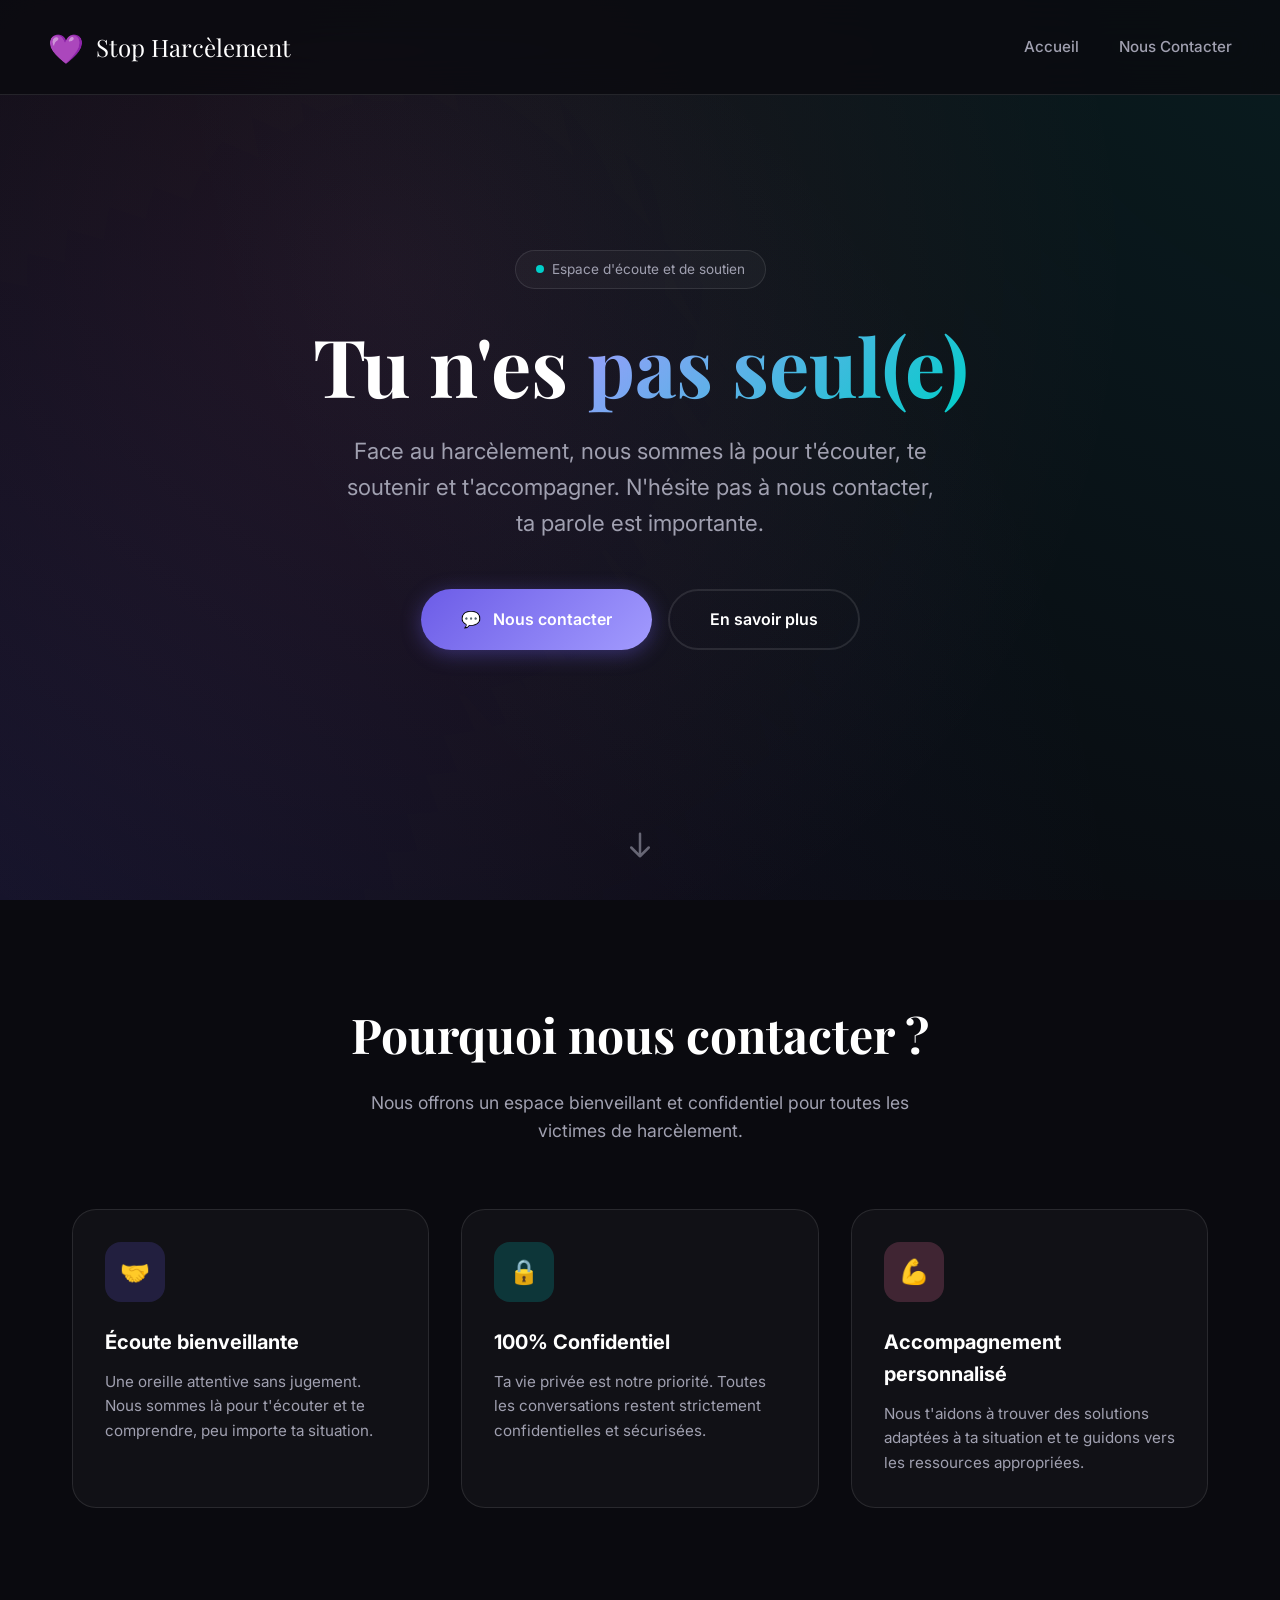
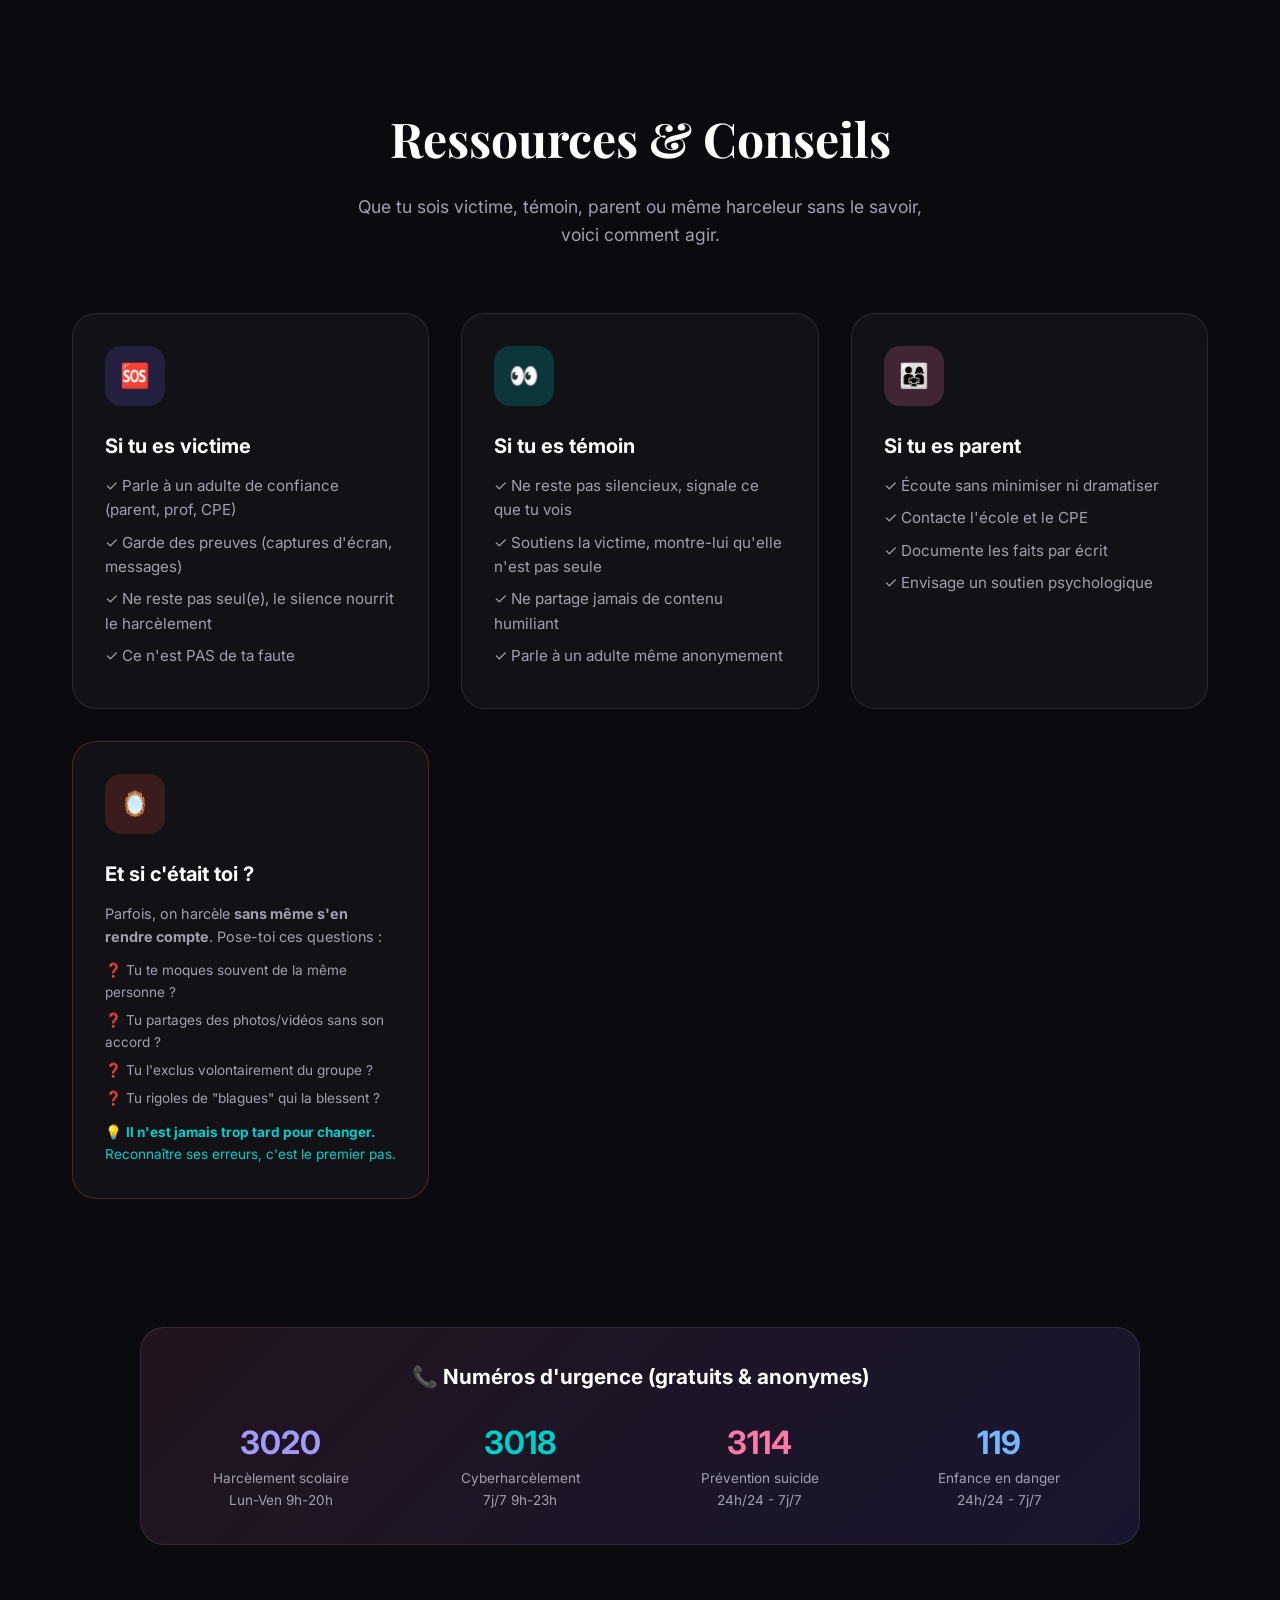
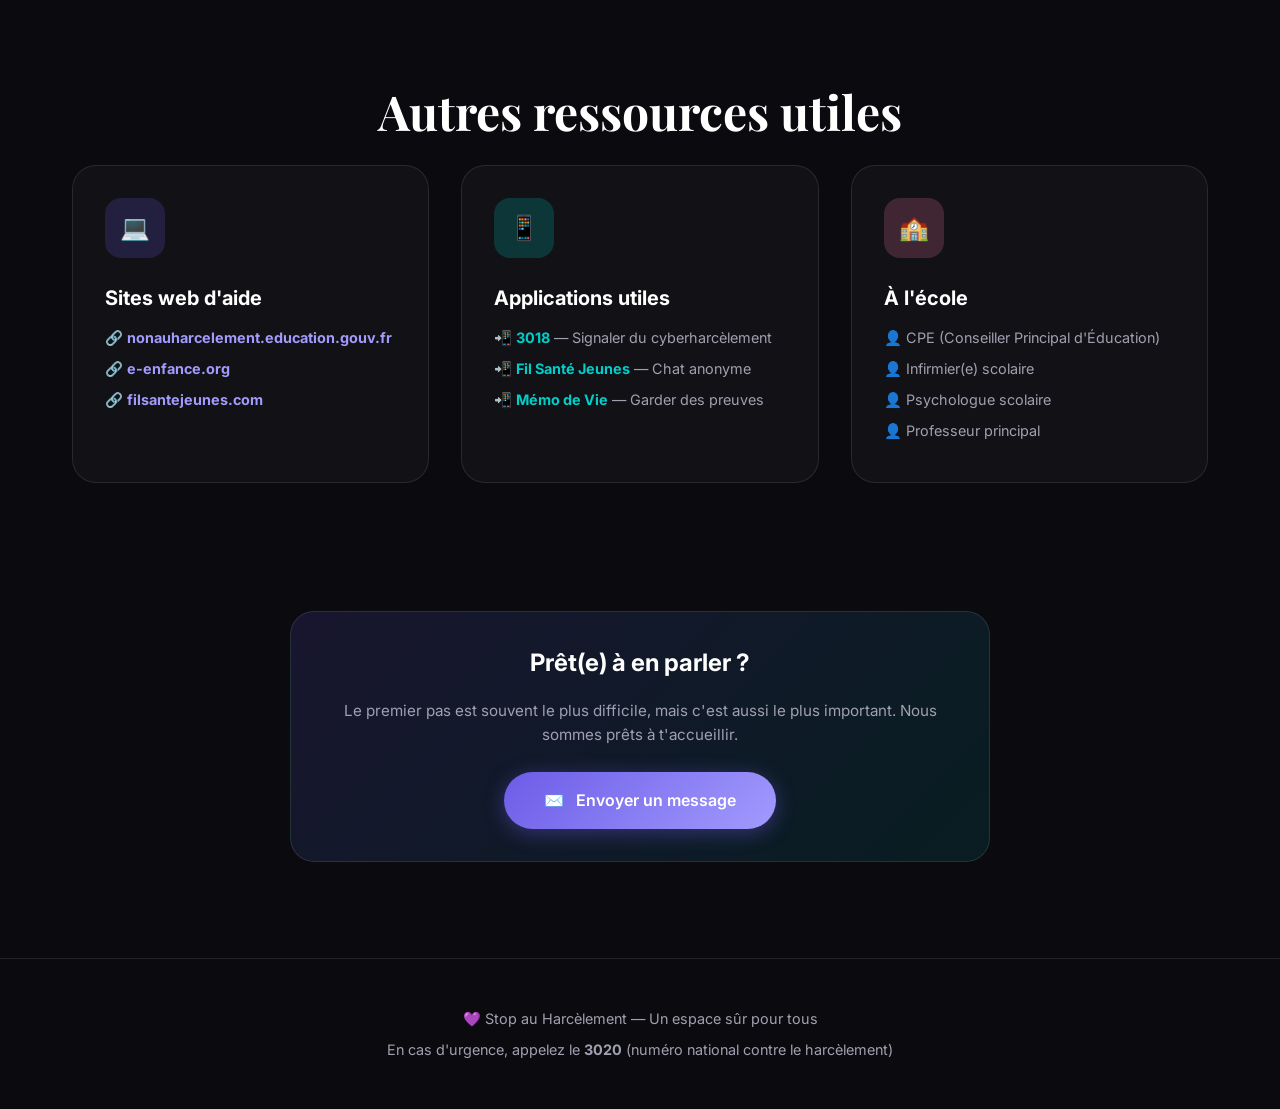
<file: index.html>
<!DOCTYPE html>
<html lang="fr">

<head>
    <meta charset="UTF-8">
    <meta name="viewport" content="width=device-width, initial-scale=1.0">
    <meta name="description"
        content="Un espace sûr pour parler du harcèlement. Tu n'es pas seul(e), nous sommes là pour t'écouter et t'aider.">
    <meta name="keywords" content="harcèlement, aide, soutien, écoute, contact, témoin">
    <title>Stop au Harcèlement | Tu n'es pas seul(e)</title>
    <link rel="stylesheet" href="styles.css">
</head>

<body>
    <!-- Loading Animation -->
    <div class="loading-overlay" id="loader">
        <div class="loader-container">
            <div class="loader-heart">💜</div>
            <div class="loader-rings">
                <div class="ring ring-1"></div>
                <div class="ring ring-2"></div>
                <div class="ring ring-3"></div>
            </div>
        </div>
    </div>

    <!-- Animated Background -->
    <div class="animated-bg"></div>

    <!-- Particles -->
    <div class="particles" id="particles"></div>

    <!-- Navigation -->
    <nav class="nav">
        <a href="index.html" class="nav-logo">
            <span class="icon">💜</span>
            <span>Stop Harcèlement</span>
        </a>
        <ul class="nav-links">
            <li><a href="index.html">Accueil</a></li>
            <li><a href="contact.html">Nous Contacter</a></li>
        </ul>
    </nav>

    <!-- Hero Section -->
    <section class="hero">
        <div class="hero-content">
            <div class="hero-badge">
                <span class="dot"></span>
                <span>Espace d'écoute et de soutien</span>
            </div>

            <h1 class="hero-title">
                Tu n'es <span class="highlight">pas seul(e)</span>
            </h1>

            <p class="hero-subtitle">
                Face au harcèlement, nous sommes là pour t'écouter, te soutenir et t'accompagner.
                N'hésite pas à nous contacter, ta parole est importante.
            </p>

            <div class="hero-buttons">
                <a href="contact.html" class="btn btn-primary">
                    <span>💬</span>
                    <span>Nous contacter</span>
                </a>
                <a href="#about" class="btn btn-secondary">
                    <span>En savoir plus</span>
                </a>
            </div>
        </div>

        <!-- Scroll Indicator -->
        <div class="scroll-indicator">
            <svg xmlns="http://www.w3.org/2000/svg" fill="none" viewBox="0 0 24 24" stroke="currentColor">
                <path stroke-linecap="round" stroke-linejoin="round" stroke-width="2" d="M19 14l-7 7m0 0l-7-7m7 7V3" />
            </svg>
        </div>
    </section>

    <!-- Features Section -->
    <section class="features" id="about">
        <h2 class="section-title">Pourquoi nous contacter ?</h2>
        <p class="section-subtitle">
            Nous offrons un espace bienveillant et confidentiel pour toutes les victimes de harcèlement.
        </p>

        <div class="features-grid">
            <div class="feature-card">
                <div class="feature-icon purple">🤝</div>
                <h3>Écoute bienveillante</h3>
                <p>Une oreille attentive sans jugement. Nous sommes là pour t'écouter et te comprendre, peu importe ta
                    situation.</p>
            </div>

            <div class="feature-card">
                <div class="feature-icon teal">🔒</div>
                <h3>100% Confidentiel</h3>
                <p>Ta vie privée est notre priorité. Toutes les conversations restent strictement confidentielles et
                    sécurisées.</p>
            </div>

            <div class="feature-card">
                <div class="feature-icon pink">💪</div>
                <h3>Accompagnement personnalisé</h3>
                <p>Nous t'aidons à trouver des solutions adaptées à ta situation et te guidons vers les ressources
                    appropriées.</p>
            </div>
        </div>
    </section>

    <!-- Resources Section -->
    <section class="features" id="ressources">
        <h2 class="section-title">Ressources & Conseils</h2>
        <p class="section-subtitle">
            Que tu sois victime, témoin, parent ou même harceleur sans le savoir, voici comment agir.
        </p>

        <div class="features-grid">
            <div class="feature-card">
                <div class="feature-icon purple">🆘</div>
                <h3>Si tu es victime</h3>
                <ul style="color: var(--color-text-muted); font-size: 0.95rem; list-style: none; padding: 0;">
                    <li style="margin-bottom: 0.5rem;">✓ Parle à un adulte de confiance (parent, prof, CPE)</li>
                    <li style="margin-bottom: 0.5rem;">✓ Garde des preuves (captures d'écran, messages)</li>
                    <li style="margin-bottom: 0.5rem;">✓ Ne reste pas seul(e), le silence nourrit le harcèlement</li>
                    <li style="margin-bottom: 0.5rem;">✓ Ce n'est PAS de ta faute</li>
                </ul>
            </div>

            <div class="feature-card">
                <div class="feature-icon teal">👀</div>
                <h3>Si tu es témoin</h3>
                <ul style="color: var(--color-text-muted); font-size: 0.95rem; list-style: none; padding: 0;">
                    <li style="margin-bottom: 0.5rem;">✓ Ne reste pas silencieux, signale ce que tu vois</li>
                    <li style="margin-bottom: 0.5rem;">✓ Soutiens la victime, montre-lui qu'elle n'est pas seule</li>
                    <li style="margin-bottom: 0.5rem;">✓ Ne partage jamais de contenu humiliant</li>
                    <li style="margin-bottom: 0.5rem;">✓ Parle à un adulte même anonymement</li>
                </ul>
            </div>

            <div class="feature-card">
                <div class="feature-icon pink">👨‍👩‍👧</div>
                <h3>Si tu es parent</h3>
                <ul style="color: var(--color-text-muted); font-size: 0.95rem; list-style: none; padding: 0;">
                    <li style="margin-bottom: 0.5rem;">✓ Écoute sans minimiser ni dramatiser</li>
                    <li style="margin-bottom: 0.5rem;">✓ Contacte l'école et le CPE</li>
                    <li style="margin-bottom: 0.5rem;">✓ Documente les faits par écrit</li>
                    <li style="margin-bottom: 0.5rem;">✓ Envisage un soutien psychologique</li>
                </ul>
            </div>

            <div class="feature-card" style="border-color: rgba(231, 76, 60, 0.3);">
                <div class="feature-icon" style="background: rgba(231, 76, 60, 0.2);">🪞</div>
                <h3>Et si c'était toi ?</h3>
                <p style="color: var(--color-text-muted); font-size: 0.9rem; margin-bottom: 0.75rem;">
                    Parfois, on harcèle <strong>sans même s'en rendre compte</strong>. Pose-toi ces questions :
                </p>
                <ul style="color: var(--color-text-muted); font-size: 0.85rem; list-style: none; padding: 0;">
                    <li style="margin-bottom: 0.4rem;">❓ Tu te moques souvent de la même personne ?</li>
                    <li style="margin-bottom: 0.4rem;">❓ Tu partages des photos/vidéos sans son accord ?</li>
                    <li style="margin-bottom: 0.4rem;">❓ Tu l'exclus volontairement du groupe ?</li>
                    <li style="margin-bottom: 0.4rem;">❓ Tu rigoles de "blagues" qui la blessent ?</li>
                </ul>
                <p style="color: var(--color-accent); font-size: 0.85rem; margin-top: 0.75rem;">
                    💡 <strong>Il n'est jamais trop tard pour changer.</strong> Reconnaître ses erreurs, c'est le
                    premier pas.
                </p>
            </div>
        </div>
    </section>

    <!-- Emergency Numbers -->
    <section class="features" style="padding-top: 2rem;">
        <div class="feature-card"
            style="max-width: 1000px; margin: 0 auto; background: linear-gradient(135deg, rgba(253, 121, 168, 0.1), rgba(108, 92, 231, 0.15));">
            <h3 style="font-size: 1.3rem; margin-bottom: 1.5rem; text-align: center;">📞 Numéros d'urgence (gratuits &
                anonymes)</h3>
            <div
                style="display: grid; grid-template-columns: repeat(auto-fit, minmax(150px, 1fr)); gap: 1.5rem; text-align: center;">
                <div>
                    <p style="font-size: 2rem; font-weight: 700; color: var(--color-primary-light);">3020</p>
                    <p style="color: var(--color-text-muted); font-size: 0.85rem;">Harcèlement scolaire<br>Lun-Ven
                        9h-20h</p>
                </div>
                <div>
                    <p style="font-size: 2rem; font-weight: 700; color: var(--color-accent);">3018</p>
                    <p style="color: var(--color-text-muted); font-size: 0.85rem;">Cyberharcèlement<br>7j/7 9h-23h</p>
                </div>
                <div>
                    <p style="font-size: 2rem; font-weight: 700; color: var(--color-hope);">3114</p>
                    <p style="color: var(--color-text-muted); font-size: 0.85rem;">Prévention suicide<br>24h/24 - 7j/7
                    </p>
                </div>
                <div>
                    <p style="font-size: 2rem; font-weight: 700; color: #74b9ff;">119</p>
                    <p style="color: var(--color-text-muted); font-size: 0.85rem;">Enfance en danger<br>24h/24 - 7j/7
                    </p>
                </div>
            </div>
        </div>
    </section>

    <!-- Additional Resources -->
    <section class="features" style="padding-top: 2rem;">
        <h2 class="section-title">Autres ressources utiles</h2>
        <div class="features-grid">
            <div class="feature-card">
                <div class="feature-icon purple">💻</div>
                <h3>Sites web d'aide</h3>
                <ul style="color: var(--color-text-muted); font-size: 0.9rem; list-style: none; padding: 0;">
                    <li style="margin-bottom: 0.5rem;">🔗 <a href="https://www.education.gouv.fr/non-au-harcelement"
                            target="_blank"
                            style="color: var(--color-primary-light); text-decoration: none;"><strong>nonauharcelement.education.gouv.fr</strong></a>
                    </li>
                    <li style="margin-bottom: 0.5rem;">🔗 <a href="https://e-enfance.org" target="_blank"
                            style="color: var(--color-primary-light); text-decoration: none;"><strong>e-enfance.org</strong></a>
                    </li>
                    <li style="margin-bottom: 0.5rem;">🔗 <a href="https://www.filsantejeunes.com" target="_blank"
                            style="color: var(--color-primary-light); text-decoration: none;"><strong>filsantejeunes.com</strong></a>
                    </li>
                </ul>
            </div>

            <div class="feature-card">
                <div class="feature-icon teal">📱</div>
                <h3>Applications utiles</h3>
                <ul style="color: var(--color-text-muted); font-size: 0.9rem; list-style: none; padding: 0;">
                    <li style="margin-bottom: 0.5rem;">📲 <a href="https://3018.fr" target="_blank"
                            style="color: var(--color-accent); text-decoration: none;"><strong>3018</strong></a> —
                        Signaler du cyberharcèlement</li>
                    <li style="margin-bottom: 0.5rem;">📲 <a href="https://www.filsantejeunes.com" target="_blank"
                            style="color: var(--color-accent); text-decoration: none;"><strong>Fil Santé
                                Jeunes</strong></a> — Chat anonyme</li>
                    <li style="margin-bottom: 0.5rem;">📲 <a href="https://www.memo-de-vie.org" target="_blank"
                            style="color: var(--color-accent); text-decoration: none;"><strong>Mémo de Vie</strong></a>
                        — Garder des preuves</li>
                </ul>
            </div>

            <div class="feature-card">
                <div class="feature-icon pink">🏫</div>
                <h3>À l'école</h3>
                <ul style="color: var(--color-text-muted); font-size: 0.9rem; list-style: none; padding: 0;">
                    <li style="margin-bottom: 0.5rem;">👤 CPE (Conseiller Principal d'Éducation)</li>
                    <li style="margin-bottom: 0.5rem;">👤 Infirmier(e) scolaire</li>
                    <li style="margin-bottom: 0.5rem;">👤 Psychologue scolaire</li>
                    <li style="margin-bottom: 0.5rem;">👤 Professeur principal</li>
                </ul>
            </div>
        </div>
    </section>

    <!-- Call to Action -->
    <section class="features" style="padding-top: 2rem;">
        <div class="feature-card"
            style="max-width: 700px; margin: 0 auto; text-align: center; background: linear-gradient(135deg, rgba(108, 92, 231, 0.15), rgba(0, 206, 201, 0.1));">
            <h3 style="font-size: 1.5rem; margin-bottom: 1rem;">Prêt(e) à en parler ?</h3>
            <p style="margin-bottom: 1.5rem;">Le premier pas est souvent le plus difficile, mais c'est aussi le plus
                important. Nous sommes prêts à t'accueillir.</p>
            <a href="contact.html" class="btn btn-primary" style="opacity: 1; animation: none;">
                <span>✉️</span>
                <span>Envoyer un message</span>
            </a>
        </div>
    </section>

    <!-- Footer -->
    <footer class="footer">
        <p>💜 Stop au Harcèlement — Un espace sûr pour tous</p>
        <p style="margin-top: 0.5rem;">En cas d'urgence, appelez le <strong>3020</strong> (numéro national contre le
            harcèlement)</p>
    </footer>

    <script src="script.js"></script>
</body>

</html>
</file>
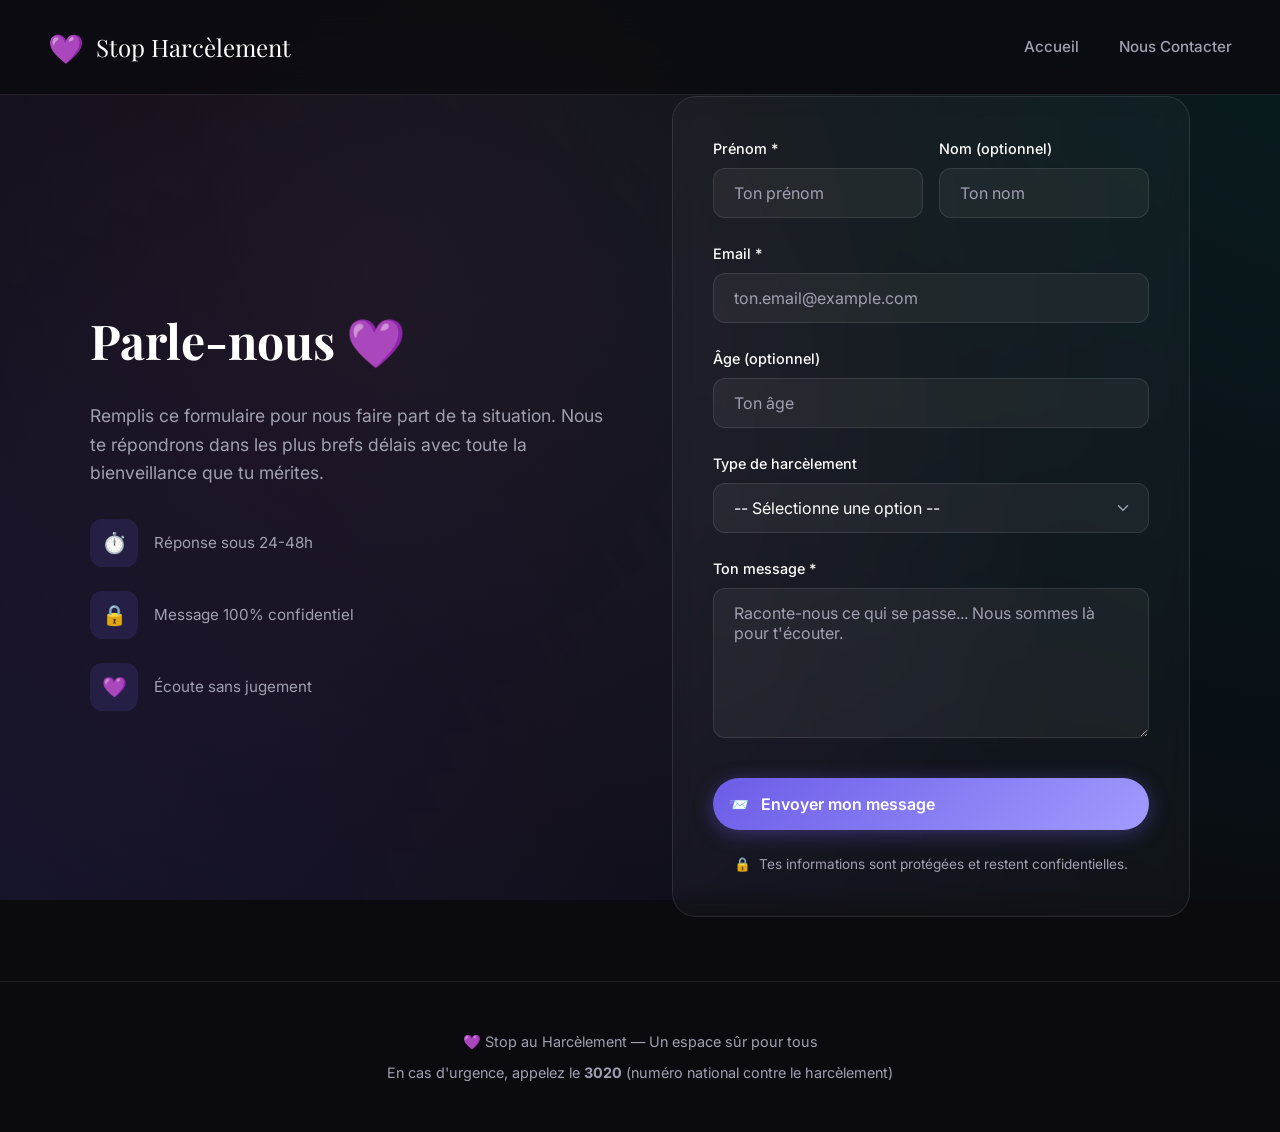
<file: contact.html>
<!DOCTYPE html>
<html lang="fr">

<head>
    <meta charset="UTF-8">
    <meta name="viewport" content="width=device-width, initial-scale=1.0">
    <meta name="description"
        content="Contactez-nous pour parler du harcèlement. Nous sommes là pour vous écouter en toute confidentialité.">
    <meta name="keywords" content="contact, harcèlement, aide, soutien, formulaire">
    <title>Nous Contacter | Stop au Harcèlement</title>
    <link rel="stylesheet" href="styles.css">
</head>

<body>
    <!-- Animated Background -->
    <div class="animated-bg"></div>

    <!-- Particles -->
    <div class="particles" id="particles"></div>

    <!-- Navigation -->
    <nav class="nav" style="animation-delay: 0s;">
        <a href="index.html" class="nav-logo">
            <span class="icon">💜</span>
            <span>Stop Harcèlement</span>
        </a>
        <ul class="nav-links">
            <li><a href="index.html">Accueil</a></li>
            <li><a href="contact.html">Nous Contacter</a></li>
        </ul>
    </nav>

    <!-- Contact Section -->
    <section class="contact-container">
        <div class="contact-wrapper">
            <!-- Left Column - Info -->
            <div class="contact-info">
                <h1>Parle-nous <span class="highlight">💜</span></h1>
                <p>
                    Remplis ce formulaire pour nous faire part de ta situation.
                    Nous te répondrons dans les plus brefs délais avec toute la bienveillance que tu mérites.
                </p>

                <div class="contact-features">
                    <div class="contact-feature">
                        <div class="contact-feature-icon">⏱️</div>
                        <span>Réponse sous 24-48h</span>
                    </div>
                    <div class="contact-feature">
                        <div class="contact-feature-icon">🔒</div>
                        <span>Message 100% confidentiel</span>
                    </div>
                    <div class="contact-feature">
                        <div class="contact-feature-icon">💜</div>
                        <span>Écoute sans jugement</span>
                    </div>
                </div>
            </div>

            <!-- Right Column - Form -->
            <div class="contact-form-container">
                <!-- The Form -->
                <form id="contact-form" action="https://formspree.io/f/mrelylaa" method="POST">
                    <div class="form-row">
                        <div class="form-group">
                            <label class="form-label" for="prenom">Prénom *</label>
                            <input type="text" id="prenom" name="prenom" class="form-input" placeholder="Ton prénom"
                                required>
                        </div>
                        <div class="form-group">
                            <label class="form-label" for="nom">Nom (optionnel)</label>
                            <input type="text" id="nom" name="nom" class="form-input" placeholder="Ton nom">
                        </div>
                    </div>

                    <div class="form-group">
                        <label class="form-label" for="email">Email *</label>
                        <input type="email" id="email" name="email" class="form-input"
                            placeholder="ton.email@example.com" required>
                    </div>

                    <div class="form-group">
                        <label class="form-label" for="age">Âge (optionnel)</label>
                        <input type="number" id="age" name="age" class="form-input" placeholder="Ton âge" min="1"
                            max="120">
                    </div>

                    <div class="form-group">
                        <label class="form-label" for="type">Type de harcèlement</label>
                        <select id="type" name="type" class="form-select">
                            <option value="">-- Sélectionne une option --</option>
                            <option value="verbal">Moqueries / Insultes</option>
                            <option value="physique">Violence physique</option>
                            <option value="cyber">Cyberharcèlement</option>
                            <option value="exclusion">Exclusion / Mise à l'écart</option>
                            <option value="rumeurs">Rumeurs / Diffamation</option>
                            <option value="vol">Vol / Racket</option>
                            <option value="autre">Autre</option>
                        </select>
                    </div>

                    <div class="form-group">
                        <label class="form-label" for="message">Ton message *</label>
                        <textarea id="message" name="message" class="form-textarea"
                            placeholder="Raconte-nous ce qui se passe... Nous sommes là pour t'écouter."
                            required></textarea>
                    </div>

                    <!-- Hidden field for subject line -->
                    <input type="hidden" name="_subject" value="Nouveau message - Stop au Harcèlement">

                    <button type="submit" class="btn btn-primary form-submit" style="opacity: 1; animation: none;">
                        <span>📨</span>
                        <span>Envoyer mon message</span>
                    </button>
                </form>

                <!-- Success Message (shown after submit) -->
                <div class="success-message" id="success-message">
                    <div class="success-icon">✓</div>
                    <h3>Message envoyé !</h3>
                    <p>Merci de ta confiance. Nous allons te répondre très bientôt. 💜</p>
                    <a href="index.html" class="btn btn-secondary"
                        style="margin-top: 1.5rem; opacity: 1; animation: none;">
                        Retour à l'accueil
                    </a>
                </div>

                <p class="form-note">
                    <span class="lock">🔒</span> Tes informations sont protégées et restent confidentielles.
                </p>
            </div>
        </div>
    </section>

    <!-- Footer -->
    <footer class="footer">
        <p>💜 Stop au Harcèlement — Un espace sûr pour tous</p>
        <p style="margin-top: 0.5rem;">En cas d'urgence, appelez le <strong>3020</strong> (numéro national contre le
            harcèlement)</p>
    </footer>

    <script src="script.js"></script>
</body>

</html>
</file>
<file: styles.css>
/* ========================================
   SITE ANTI-HARCÈLEMENT - STYLES
   ======================================== */

@import url('https://fonts.googleapis.com/css2?family=Inter:wght@300;400;500;600;700;800&family=Playfair+Display:wght@700&display=swap');

/* CSS Variables */
:root {
    --color-bg-primary: #0a0a0f;
    --color-bg-secondary: #12121a;
    --color-bg-card: rgba(255, 255, 255, 0.03);
    --color-primary: #6c5ce7;
    --color-primary-light: #a29bfe;
    --color-accent: #00cec9;
    --color-accent-light: #81ecec;
    --color-hope: #fd79a8;
    --color-text: #ffffff;
    --color-text-muted: #a0a0b0;
    --color-border: rgba(255, 255, 255, 0.1);
    --font-main: 'Inter', -apple-system, BlinkMacSystemFont, sans-serif;
    --font-display: 'Playfair Display', Georgia, serif;
    --transition-smooth: all 0.4s cubic-bezier(0.4, 0, 0.2, 1);
    --shadow-glow: 0 0 60px rgba(108, 92, 231, 0.3);
    --shadow-card: 0 8px 32px rgba(0, 0, 0, 0.3);
}

/* Reset & Base */
*,
*::before,
*::after {
    margin: 0;
    padding: 0;
    box-sizing: border-box;
}

html {
    scroll-behavior: smooth;
}

body {
    font-family: var(--font-main);
    background: var(--color-bg-primary);
    color: var(--color-text);
    min-height: 100vh;
    overflow-x: hidden;
    line-height: 1.6;
}

/* Animated Background */
.animated-bg {
    position: fixed;
    top: 0;
    left: 0;
    width: 100%;
    height: 100%;
    z-index: -1;
    overflow: hidden;
}

.animated-bg::before {
    content: '';
    position: absolute;
    width: 200%;
    height: 200%;
    top: -50%;
    left: -50%;
    background: radial-gradient(circle at 20% 80%, rgba(108, 92, 231, 0.15) 0%, transparent 50%),
        radial-gradient(circle at 80% 20%, rgba(0, 206, 201, 0.1) 0%, transparent 50%),
        radial-gradient(circle at 40% 40%, rgba(253, 121, 168, 0.08) 0%, transparent 40%);
    animation: bgFloat 20s ease-in-out infinite;
}

@keyframes bgFloat {

    0%,
    100% {
        transform: translate(0, 0) rotate(0deg);
    }

    25% {
        transform: translate(2%, 2%) rotate(1deg);
    }

    50% {
        transform: translate(-1%, 3%) rotate(-1deg);
    }

    75% {
        transform: translate(-2%, -1%) rotate(0.5deg);
    }
}

/* Particles */
.particles {
    position: fixed;
    top: 0;
    left: 0;
    width: 100%;
    height: 100%;
    z-index: -1;
    pointer-events: none;
}

.particle {
    position: absolute;
    width: 4px;
    height: 4px;
    background: var(--color-primary-light);
    border-radius: 50%;
    opacity: 0;
    animation: particleFloat 8s ease-in-out infinite;
}

@keyframes particleFloat {
    0% {
        opacity: 0;
        transform: translateY(100vh) scale(0);
    }

    10% {
        opacity: 0.8;
    }

    90% {
        opacity: 0.6;
    }

    100% {
        opacity: 0;
        transform: translateY(-20vh) scale(1);
    }
}

/* Navigation */
.nav {
    position: fixed;
    top: 0;
    left: 0;
    right: 0;
    z-index: 1000;
    padding: 1.5rem 3rem;
    display: flex;
    justify-content: space-between;
    align-items: center;
    background: rgba(10, 10, 15, 0.8);
    backdrop-filter: blur(20px);
    border-bottom: 1px solid var(--color-border);
    opacity: 0;
    animation: fadeInDown 1s ease forwards 0.5s;
}

@keyframes fadeInDown {
    from {
        opacity: 0;
        transform: translateY(-20px);
    }

    to {
        opacity: 1;
        transform: translateY(0);
    }
}

.nav-logo {
    font-family: var(--font-display);
    font-size: 1.5rem;
    color: var(--color-text);
    text-decoration: none;
    display: flex;
    align-items: center;
    gap: 0.75rem;
}

.nav-logo .icon {
    font-size: 1.8rem;
}

.nav-links {
    display: flex;
    gap: 2.5rem;
    list-style: none;
}

.nav-links a {
    color: var(--color-text-muted);
    text-decoration: none;
    font-weight: 500;
    font-size: 0.95rem;
    transition: var(--transition-smooth);
    position: relative;
}

.nav-links a::after {
    content: '';
    position: absolute;
    bottom: -4px;
    left: 0;
    width: 0;
    height: 2px;
    background: linear-gradient(90deg, var(--color-primary), var(--color-accent));
    transition: width 0.3s ease;
}

.nav-links a:hover {
    color: var(--color-text);
}

.nav-links a:hover::after {
    width: 100%;
}

/* Hero Section */
.hero {
    min-height: 100vh;
    display: flex;
    flex-direction: column;
    justify-content: center;
    align-items: center;
    text-align: center;
    padding: 2rem;
    position: relative;
}

.hero-content {
    max-width: 900px;
    z-index: 1;
}

.hero-badge {
    display: inline-flex;
    align-items: center;
    gap: 0.5rem;
    padding: 0.5rem 1.25rem;
    background: var(--color-bg-card);
    border: 1px solid var(--color-border);
    border-radius: 100px;
    font-size: 0.85rem;
    color: var(--color-text-muted);
    margin-bottom: 2rem;
    opacity: 0;
    animation: fadeInUp 0.8s ease forwards 1s;
}

.hero-badge .dot {
    width: 8px;
    height: 8px;
    background: var(--color-accent);
    border-radius: 50%;
    animation: pulse 2s ease-in-out infinite;
}

@keyframes pulse {

    0%,
    100% {
        opacity: 1;
        transform: scale(1);
    }

    50% {
        opacity: 0.5;
        transform: scale(1.2);
    }
}

.hero-title {
    font-family: var(--font-display);
    font-size: clamp(2.5rem, 8vw, 5rem);
    font-weight: 700;
    line-height: 1.1;
    margin-bottom: 1.5rem;
    opacity: 0;
    animation: fadeInUp 1s ease forwards 1.2s;
}

.hero-title .highlight {
    background: linear-gradient(135deg, var(--color-primary-light), var(--color-accent));
    -webkit-background-clip: text;
    -webkit-text-fill-color: transparent;
    background-clip: text;
}

.hero-subtitle {
    font-size: clamp(1.1rem, 2.5vw, 1.4rem);
    color: var(--color-text-muted);
    max-width: 600px;
    margin: 0 auto 3rem;
    opacity: 0;
    animation: fadeInUp 1s ease forwards 1.5s;
}

@keyframes fadeInUp {
    from {
        opacity: 0;
        transform: translateY(30px);
    }

    to {
        opacity: 1;
        transform: translateY(0);
    }
}

/* Buttons */
.btn {
    display: inline-flex;
    align-items: center;
    gap: 0.75rem;
    padding: 1rem 2.5rem;
    font-family: var(--font-main);
    font-size: 1rem;
    font-weight: 600;
    text-decoration: none;
    border-radius: 100px;
    cursor: pointer;
    transition: var(--transition-smooth);
    border: none;
    outline: none;
}

.btn-primary {
    background: linear-gradient(135deg, var(--color-primary), var(--color-primary-light));
    color: var(--color-text);
    box-shadow: 0 4px 20px rgba(108, 92, 231, 0.4);
    opacity: 0;
    animation: fadeInUp 1s ease forwards 1.8s;
}

.btn-primary:hover {
    transform: translateY(-3px);
    box-shadow: 0 8px 30px rgba(108, 92, 231, 0.5);
}

.btn-secondary {
    background: transparent;
    color: var(--color-text);
    border: 2px solid var(--color-border);
    opacity: 0;
    animation: fadeInUp 1s ease forwards 2s;
}

.btn-secondary:hover {
    border-color: var(--color-primary);
    background: rgba(108, 92, 231, 0.1);
}

.hero-buttons {
    display: flex;
    gap: 1rem;
    justify-content: center;
    flex-wrap: wrap;
}

/* Scroll Indicator */
.scroll-indicator {
    position: absolute;
    bottom: 2rem;
    left: 50%;
    transform: translateX(-50%);
    opacity: 0;
    animation: fadeIn 1s ease forwards 2.5s, bounce 2s ease-in-out infinite 2.5s;
}

@keyframes fadeIn {
    to {
        opacity: 0.6;
    }
}

@keyframes bounce {

    0%,
    100% {
        transform: translateX(-50%) translateY(0);
    }

    50% {
        transform: translateX(-50%) translateY(10px);
    }
}

.scroll-indicator svg {
    width: 30px;
    height: 30px;
    color: var(--color-text-muted);
}

/* Features Section */
.features {
    padding: 6rem 2rem;
    max-width: 1200px;
    margin: 0 auto;
}

.section-title {
    text-align: center;
    font-family: var(--font-display);
    font-size: clamp(2rem, 5vw, 3rem);
    margin-bottom: 1rem;
}

.section-subtitle {
    text-align: center;
    color: var(--color-text-muted);
    font-size: 1.1rem;
    max-width: 600px;
    margin: 0 auto 4rem;
}

.features-grid {
    display: grid;
    grid-template-columns: repeat(auto-fit, minmax(300px, 1fr));
    gap: 2rem;
}

.feature-card {
    background: var(--color-bg-card);
    border: 1px solid var(--color-border);
    border-radius: 24px;
    padding: 2rem;
    transition: var(--transition-smooth);
}

.feature-card:hover {
    transform: translateY(-5px);
    border-color: var(--color-primary);
    box-shadow: var(--shadow-glow);
}

.feature-icon {
    width: 60px;
    height: 60px;
    border-radius: 16px;
    display: flex;
    align-items: center;
    justify-content: center;
    font-size: 1.5rem;
    margin-bottom: 1.5rem;
}

.feature-icon.purple {
    background: rgba(108, 92, 231, 0.2);
}

.feature-icon.teal {
    background: rgba(0, 206, 201, 0.2);
}

.feature-icon.pink {
    background: rgba(253, 121, 168, 0.2);
}

.feature-card h3 {
    font-size: 1.25rem;
    margin-bottom: 0.75rem;
}

.feature-card p {
    color: var(--color-text-muted);
    font-size: 0.95rem;
}

/* Contact Page Specific */
.contact-container {
    min-height: 100vh;
    display: flex;
    align-items: center;
    justify-content: center;
    padding: 6rem 2rem 4rem;
}

.contact-wrapper {
    display: grid;
    grid-template-columns: 1fr 1fr;
    gap: 4rem;
    max-width: 1100px;
    width: 100%;
}

.contact-info {
    display: flex;
    flex-direction: column;
    justify-content: center;
}

.contact-info h1 {
    font-family: var(--font-display);
    font-size: clamp(2rem, 5vw, 3rem);
    margin-bottom: 1.5rem;
    opacity: 0;
    animation: fadeInUp 0.8s ease forwards 0.5s;
}

.contact-info p {
    color: var(--color-text-muted);
    font-size: 1.1rem;
    margin-bottom: 2rem;
    opacity: 0;
    animation: fadeInUp 0.8s ease forwards 0.7s;
}

.contact-features {
    display: flex;
    flex-direction: column;
    gap: 1.5rem;
    opacity: 0;
    animation: fadeInUp 0.8s ease forwards 0.9s;
}

.contact-feature {
    display: flex;
    align-items: center;
    gap: 1rem;
}

.contact-feature-icon {
    width: 48px;
    height: 48px;
    border-radius: 12px;
    background: rgba(108, 92, 231, 0.15);
    display: flex;
    align-items: center;
    justify-content: center;
    font-size: 1.25rem;
}

.contact-feature span {
    color: var(--color-text-muted);
    font-size: 0.95rem;
}

/* Form Styles */
.contact-form-container {
    background: var(--color-bg-card);
    border: 1px solid var(--color-border);
    border-radius: 24px;
    padding: 2.5rem;
    backdrop-filter: blur(10px);
    opacity: 0;
    animation: fadeInUp 0.8s ease forwards 0.6s;
}

.form-group {
    margin-bottom: 1.5rem;
}

.form-row {
    display: grid;
    grid-template-columns: 1fr 1fr;
    gap: 1rem;
}

.form-label {
    display: block;
    font-size: 0.9rem;
    font-weight: 500;
    margin-bottom: 0.5rem;
    color: var(--color-text);
}

.form-input,
.form-select,
.form-textarea {
    width: 100%;
    padding: 0.875rem 1.25rem;
    background: rgba(255, 255, 255, 0.05);
    border: 1px solid var(--color-border);
    border-radius: 12px;
    color: var(--color-text);
    font-family: var(--font-main);
    font-size: 1rem;
    transition: var(--transition-smooth);
}

.form-input:focus,
.form-select:focus,
.form-textarea:focus {
    outline: none;
    border-color: var(--color-primary);
    box-shadow: 0 0 0 3px rgba(108, 92, 231, 0.2);
}

.form-input::placeholder,
.form-textarea::placeholder {
    color: var(--color-text-muted);
}

.form-select {
    cursor: pointer;
    appearance: none;
    background-image: url("data:image/svg+xml,%3Csvg xmlns='http://www.w3.org/2000/svg' width='24' height='24' viewBox='0 0 24 24' fill='none' stroke='%23a0a0b0' stroke-width='2' stroke-linecap='round' stroke-linejoin='round'%3E%3Cpolyline points='6,9 12,15 18,9'%3E%3C/polyline%3E%3C/svg%3E");
    background-repeat: no-repeat;
    background-position: right 1rem center;
    background-size: 18px;
}

.form-select option {
    background: var(--color-bg-secondary);
    color: var(--color-text);
}

.form-textarea {
    min-height: 150px;
    resize: vertical;
}

.form-submit {
    width: 100%;
    padding: 1rem;
    margin-top: 0.5rem;
}

.form-note {
    text-align: center;
    margin-top: 1.5rem;
    font-size: 0.85rem;
    color: var(--color-text-muted);
}

.form-note .lock {
    margin-right: 0.25rem;
}

/* Success Message */
.success-message {
    display: none;
    text-align: center;
    padding: 3rem 2rem;
}

.success-message.show {
    display: block;
    animation: fadeInUp 0.5s ease;
}

.success-icon {
    width: 80px;
    height: 80px;
    margin: 0 auto 1.5rem;
    background: linear-gradient(135deg, var(--color-accent), var(--color-primary));
    border-radius: 50%;
    display: flex;
    align-items: center;
    justify-content: center;
    font-size: 2.5rem;
}

.success-message h3 {
    font-size: 1.5rem;
    margin-bottom: 0.75rem;
}

.success-message p {
    color: var(--color-text-muted);
}

/* Footer */
.footer {
    padding: 3rem 2rem;
    text-align: center;
    border-top: 1px solid var(--color-border);
    color: var(--color-text-muted);
    font-size: 0.9rem;
}

.footer a {
    color: var(--color-primary-light);
    text-decoration: none;
}

.footer a:hover {
    text-decoration: underline;
}

/* Responsive */
@media (max-width: 768px) {
    .nav {
        padding: 1rem 1.5rem;
    }

    .nav-links {
        gap: 1.5rem;
    }

    .contact-wrapper {
        grid-template-columns: 1fr;
        gap: 2rem;
    }

    .form-row {
        grid-template-columns: 1fr;
    }

    .features-grid {
        grid-template-columns: 1fr;
    }
}

@media (max-width: 480px) {
    .nav-logo span {
        display: none;
    }

    .hero-buttons {
        flex-direction: column;
        align-items: center;
    }

    .btn {
        width: 100%;
        justify-content: center;
    }
}

/* Loading Animation Overlay */
.loading-overlay {
    position: fixed;
    top: 0;
    left: 0;
    width: 100%;
    height: 100%;
    background: var(--color-bg-primary);
    z-index: 9999;
    display: flex;
    align-items: center;
    justify-content: center;
    transition: opacity 0.6s ease, visibility 0.6s ease;
}

.loading-overlay.hidden {
    opacity: 0;
    visibility: hidden;
}

.loader-container {
    position: relative;
    width: 120px;
    height: 120px;
    display: flex;
    align-items: center;
    justify-content: center;
}

.loader-heart {
    font-size: 2.5rem;
    animation: heartbeat 1.2s ease-in-out infinite;
    z-index: 2;
    filter: drop-shadow(0 0 20px rgba(108, 92, 231, 0.6));
}

@keyframes heartbeat {

    0%,
    100% {
        transform: scale(1);
        filter: drop-shadow(0 0 20px rgba(108, 92, 231, 0.6));
    }

    15% {
        transform: scale(1.15);
        filter: drop-shadow(0 0 30px rgba(108, 92, 231, 0.8));
    }

    30% {
        transform: scale(1);
    }

    45% {
        transform: scale(1.1);
        filter: drop-shadow(0 0 25px rgba(108, 92, 231, 0.7));
    }
}

.loader-rings {
    position: absolute;
    top: 50%;
    left: 50%;
    transform: translate(-50%, -50%);
}

.ring {
    position: absolute;
    border-radius: 50%;
    border: 2px solid transparent;
    animation: ringExpand 2s ease-out infinite;
}

.ring-1 {
    width: 60px;
    height: 60px;
    margin-left: -30px;
    margin-top: -30px;
    border-color: rgba(108, 92, 231, 0.5);
    animation-delay: 0s;
}

.ring-2 {
    width: 60px;
    height: 60px;
    margin-left: -30px;
    margin-top: -30px;
    border-color: rgba(0, 206, 201, 0.4);
    animation-delay: 0.4s;
}

.ring-3 {
    width: 60px;
    height: 60px;
    margin-left: -30px;
    margin-top: -30px;
    border-color: rgba(253, 121, 168, 0.3);
    animation-delay: 0.8s;
}

@keyframes ringExpand {
    0% {
        transform: scale(1);
        opacity: 1;
    }

    100% {
        transform: scale(2.5);
        opacity: 0;
    }
}

@keyframes fadeInOut {

    0%,
    100% {
        opacity: 0.5;
    }

    50% {
        opacity: 1;
    }
}
</file>
